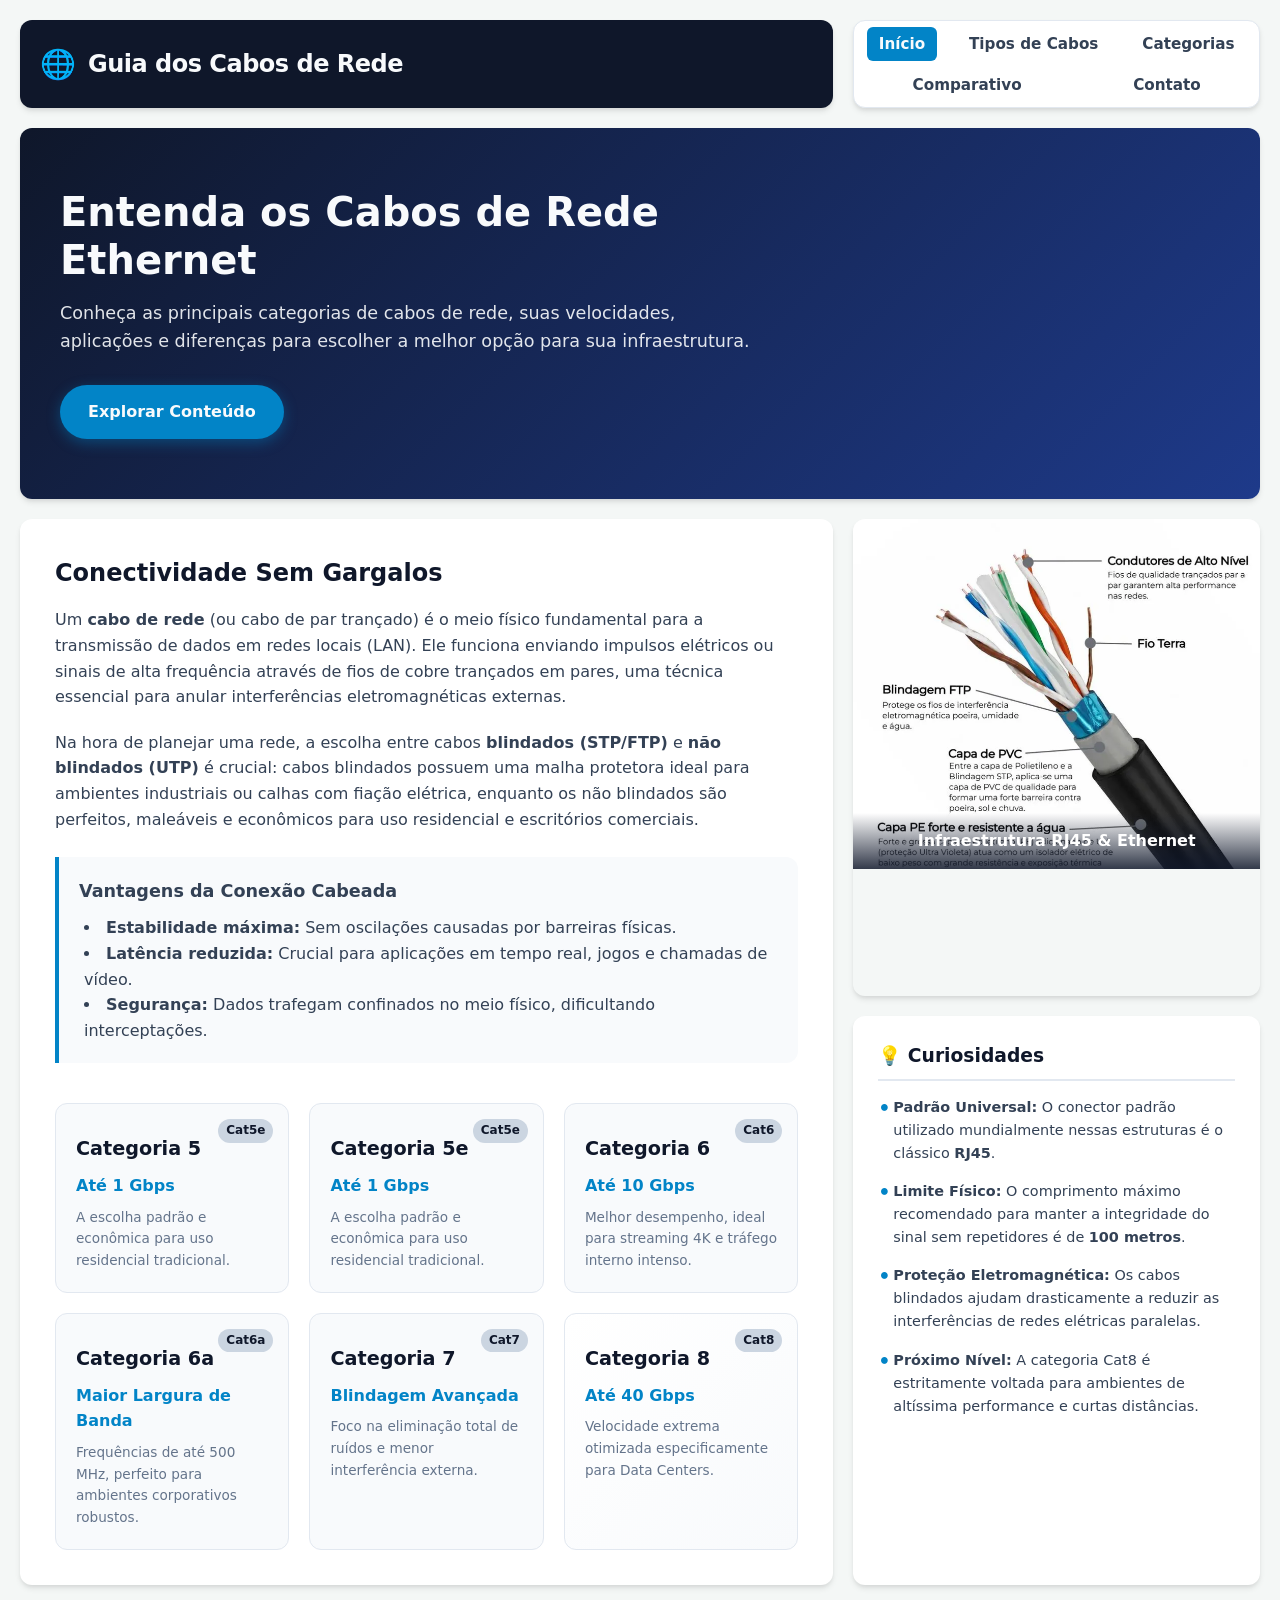
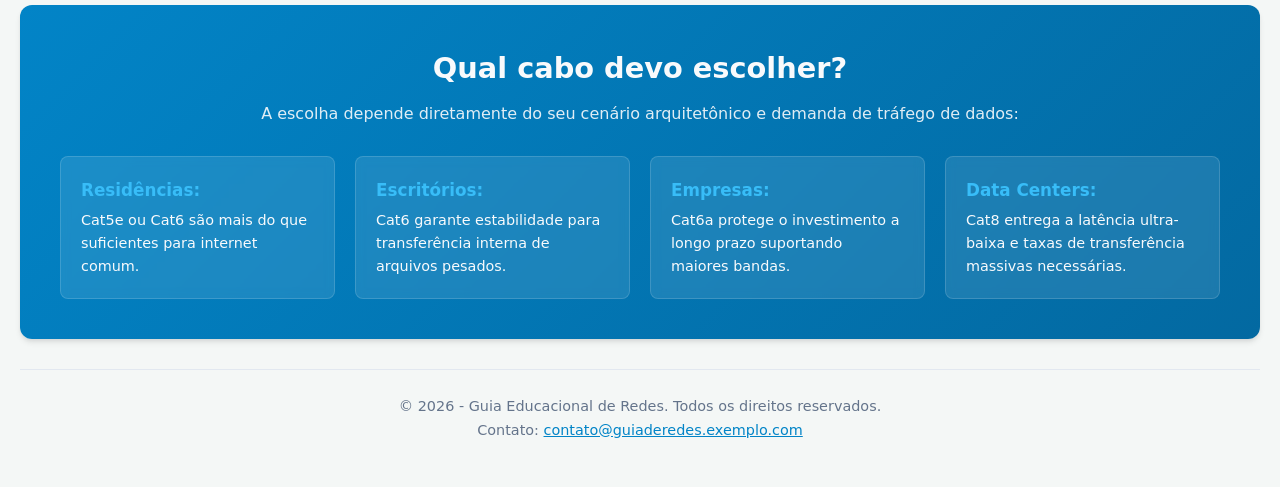
<file: index.html>
<!DOCTYPE html>
<html lang="pt-BR">
<head>
    <meta charset="UTF-8">
    <meta name="viewport" content="width=device-width, initial-scale=1.0">
    <meta name="description" content="Guia educacional sobre cabos de rede Ethernet: categorias, velocidades e aplicações para escolher a melhor opção de infraestrutura.">
    <title>Guia dos Cabos de Rede - Educacional</title>
    <link rel="stylesheet" href="style.css">
</head>
<body>

    <!--
    ====================================================
    LINK DE ACESSIBILIDADE (SKIP LINK)

    Permite que usuários de teclado/leitor de tela
    pulem direto para o conteúdo principal, sem
    precisar passar por todo o menu.
    ====================================================
    -->
    <a href="#main-content" class="skip-link">Pular para o conteúdo principal</a>

    <div class="grid-container">

        <!--
        ====================================================
        CABEÇALHO (HEADER)

        Exibe o logotipo e o título principal do site.
        ====================================================
        -->
        <header class="header">
            <div class="logo">
                <span class="logo-icon" aria-hidden="true">🌐</span>
                <h1>Guia dos Cabos de Rede</h1>
            </div>
        </header>

        <!--
        ====================================================
        MENU PRINCIPAL (NAV)

        Responsável pela navegação entre todas as seções
        da página. Cada link aponta para um ID existente
        no documento.
        ====================================================
        -->
        <nav class="menu" aria-label="Navegação principal">
            <ul>
                <li><a href="#inicio" class="active">Início</a></li>
                <li><a href="#tipos">Tipos de Cabos</a></li>
                <li><a href="#categorias">Categorias</a></li>
                <li><a href="#comparativo">Comparativo</a></li>
                <li><a href="#contato">Contato</a></li>
            </ul>
        </nav>

        <!--
        ====================================================
        HERO / BANNER DE ABERTURA

        Chamada inicial que resume o propósito da página
        e convida o usuário a explorar o conteúdo.
        ====================================================
        -->
        <section class="hero" id="inicio">
            <div class="hero-content">
                <h2>Entenda os Cabos de Rede Ethernet</h2>
                <p>Conheça as principais categorias de cabos de rede, suas velocidades, aplicações e diferenças para escolher a melhor opção para sua infraestrutura.</p>
                <a href="#main-content" class="btn-hero">Explorar Conteúdo</a>
            </div>
        </section>

        <!--
        ====================================================
        CONTEÚDO PRINCIPAL (MAIN)

        Contém a introdução sobre cabos de rede (tipos
        blindados x não blindados) e a grade de categorias
        disponíveis (Cat5e a Cat8).
        ====================================================
        -->
        <main class="main" id="main-content">

            <!-- Introdução: explica o que é um cabo de rede e os tipos existentes -->
            <section class="intro-section" id="tipos">
                <h2>Conectividade Sem Gargalos</h2>
                <p>Um <strong>cabo de rede</strong> (ou cabo de par trançado) é o meio físico fundamental para a transmissão de dados em redes locais (LAN). Ele funciona enviando impulsos elétricos ou sinais de alta frequência através de fios de cobre trançados em pares, uma técnica essencial para anular interferências eletromagnéticas externas.</p>

                <p>Na hora de planejar uma rede, a escolha entre cabos <strong>blindados (STP/FTP)</strong> e <strong>não blindados (UTP)</strong> é crucial: cabos blindados possuem uma malha protetora ideal para ambientes industriais ou calhas com fiação elétrica, enquanto os não blindados são perfeitos, maleáveis e econômicos para uso residencial e escritórios comerciais.</p>

                <div class="advantages">
                    <h3>Vantagens da Conexão Cabeada</h3>
                    <ul>
                        <li><strong>Estabilidade máxima:</strong> Sem oscilações causadas por barreiras físicas.</li>
                        <li><strong>Latência reduzida:</strong> Crucial para aplicações em tempo real, jogos e chamadas de vídeo.</li>
                        <li><strong>Segurança:</strong> Dados trafegam confinados no meio físico, dificultando interceptações.</li>
                    </ul>
                </div>
            </section>

            <!-- Grade de categorias: cartões clicáveis para cada categoria de cabo -->
            <section class="categories-grid" id="categorias" aria-labelledby="categorias-titulo">
                <h2 id="categorias-titulo" class="visually-hidden">Categorias de Cabos</h2>

                <a href="cat5.html" class="card">
                    <span class="card-badge">Cat5e</span>
                    <h3>Categoria 5</h3>
                    <p class="speed">Até 1 Gbps</p>
                    <p class="desc">A escolha padrão e econômica para uso residencial tradicional.</p>
                </a>

                <a href="cat5e.html" class="card">
                    <span class="card-badge">Cat5e</span>
                    <h3>Categoria 5e</h3>
                    <p class="speed">Até 1 Gbps</p>
                    <p class="desc">A escolha padrão e econômica para uso residencial tradicional.</p>
                </a>

                <a href="cat6.html" class="card">
                    <span class="card-badge">Cat6</span>
                    <h3>Categoria 6</h3>
                    <p class="speed">Até 10 Gbps</p>
                    <p class="desc">Melhor desempenho, ideal para streaming 4K e tráfego interno intenso.</p>
                </a>

                <a href="cat6a.html" class="card">
                    <span class="card-badge">Cat6a</span>
                    <h3>Categoria 6a</h3>
                    <p class="speed">Maior Largura de Banda</p>
                    <p class="desc">Frequências de até 500 MHz, perfeito para ambientes corporativos robustos.</p>
                </a>

                <a href="cat7.html" class="card">
                    <span class="card-badge">Cat7</span>
                    <h3>Categoria 7</h3>
                    <p class="speed">Blindagem Avançada</p>
                    <p class="desc">Foco na eliminação total de ruídos e menor interferência externa.</p>
                </a>

                <a href="cat8.html" class="card data-center">
                    <span class="card-badge">Cat8</span>
                    <h3>Categoria 8</h3>
                    <p class="speed">Até 40 Gbps</p>
                    <p class="desc">Velocidade extrema otimizada especificamente para Data Centers.</p>
                </a>
            </section>
        </main>

        <!--
        ====================================================
        SLIDER DE IMAGENS (ASIDE)

        Carrossel automático com fotos ilustrativas de
        cabos e infraestrutura de rede.
        A animação é pausada em hover/foco e respeita a
        preferência de "movimento reduzido" do usuário.
        ====================================================
        -->
        <aside class="image">
            <div class="slider">
                <figure>
                    <img src="img/cabo blindado.webp" alt="Cabo de rede blindado com conector RJ45 em close-up">
                    <img src="img/cabo de rede.jpg" alt="Feixe de cabos de rede organizados em uma infraestrutura de rack">
                    <figcaption class="image-overlay">Infraestrutura RJ45 &amp; Ethernet</figcaption>
                </figure>
            </div>
        </aside>

        <!--
        ====================================================
        CURIOSIDADES (ASIDE)

        Bloco lateral com informações complementares e
        rápidas sobre cabos de rede.
        ====================================================
        -->
        <aside class="extra">
            <div class="extra-box">
                <h3><span aria-hidden="true">💡</span> Curiosidades</h3>
                <ul class="curiosities-list">
                    <li>
                        <strong>Padrão Universal:</strong> O conector padrão utilizado mundialmente nessas estruturas é o clássico <strong>RJ45</strong>.
                    </li>
                    <li>
                        <strong>Limite Físico:</strong> O comprimento máximo recomendado para manter a integridade do sinal sem repetidores é de <strong>100 metros</strong>.
                    </li>
                    <li>
                        <strong>Proteção Eletromagnética:</strong> Os cabos blindados ajudam drasticamente a reduzir as interferências de redes elétricas paralelas.
                    </li>
                    <li>
                        <strong>Próximo Nível:</strong> A categoria Cat8 é estritamente voltada para ambientes de altíssima performance e curtas distâncias.
                    </li>
                </ul>
            </div>
        </aside>

        <!--
        ====================================================
        BANNER COMPARATIVO

        Ajuda o usuário a decidir qual categoria de cabo
        combina com cada cenário de uso.
        ====================================================
        -->
        <section class="banner" id="comparativo">
            <div class="banner-content">
                <h2>Qual cabo devo escolher?</h2>
                <p>A escolha depende diretamente do seu cenário arquitetônico e demanda de tráfego de dados:</p>
                <div class="banner-segments">
                    <div class="segment">
                        <strong>Residências:</strong> Cat5e ou Cat6 são mais do que suficientes para internet comum.
                    </div>
                    <div class="segment">
                        <strong>Escritórios:</strong> Cat6 garante estabilidade para transferência interna de arquivos pesados.
                    </div>
                    <div class="segment">
                        <strong>Empresas:</strong> Cat6a protege o investimento a longo prazo suportando maiores bandas.
                    </div>
                    <div class="segment">
                        <strong>Data Centers:</strong> Cat8 entrega a latência ultra-baixa e taxas de transferência massivas necessárias.
                    </div>
                </div>
            </div>
        </section>

        <!--
        ====================================================
        RODAPÉ (FOOTER)

        Créditos do site e ponto de contato (id="contato",
        referenciado pelo menu principal).
        ====================================================
        -->
        <footer class="footer" id="contato">
            <p>&copy; 2026 - Guia Educacional de Redes. Todos os direitos reservados.</p>
            <p>Contato: <a href="mailto:contato@guiaderedes.exemplo.com">contato@guiaderedes.exemplo.com</a></p>
        </footer>

    </div>

</body>
</html>
</file>
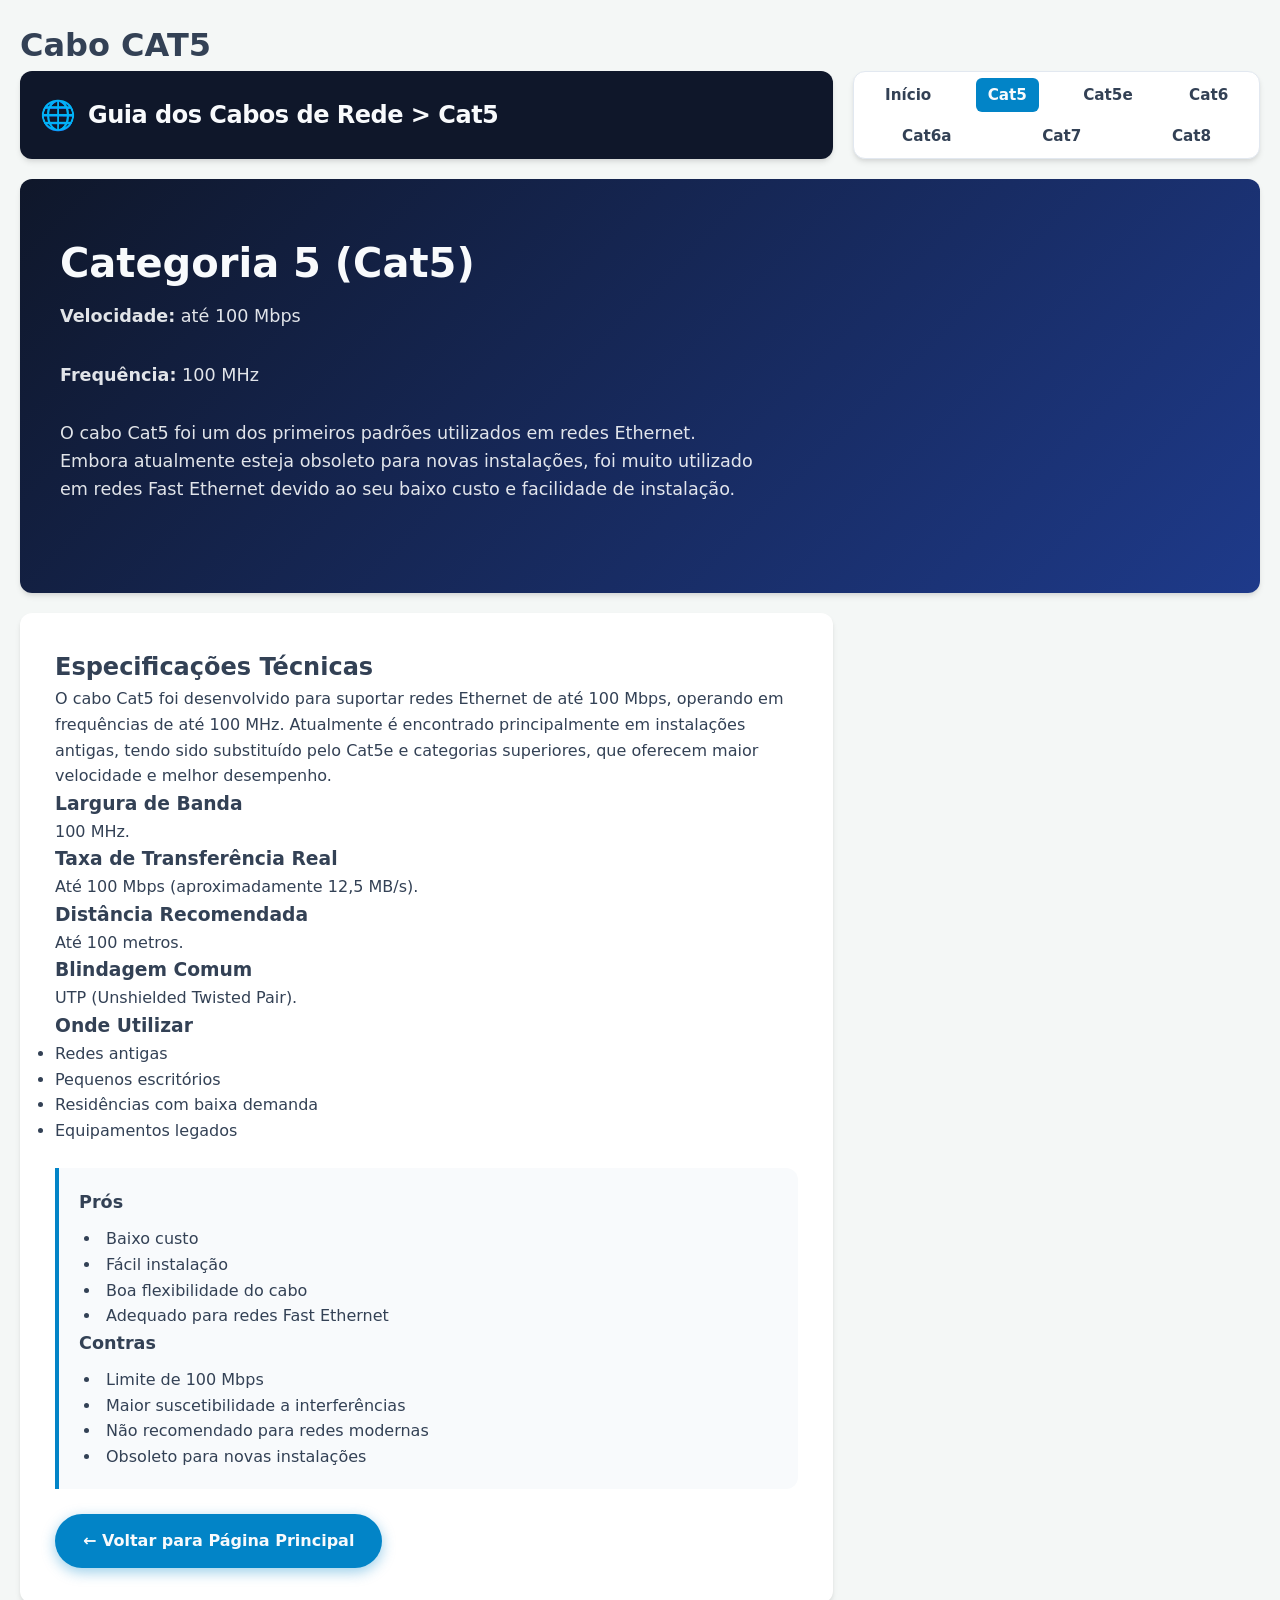
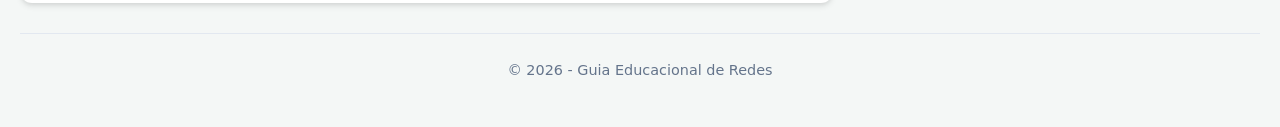
<file: cat5.html>
<!DOCTYPE html>
<html lang="pt-BR">
<head>
    <meta charset="UTF-8">
    <title>CAT5</title>
    <link rel="stylesheet" href="style.css">
</head>

<body>

<div class="cabecalho">
    <h1>Cabo CAT5</h1>
</div>

<div class="grid-container">

<header class="header">
    <div class="logo">
        <span class="logo-icon">🌐</span>
        <h1>Guia dos Cabos de Rede > Cat5</h1>
    </div>
</header>

<nav class="menu">
    <ul>
        <li><a href="index.html">Início</a></li>
        <li><a href="cat5.html" class="active">Cat5</a></li>
        <li><a href="cat5e.html">Cat5e</a></li>
        <li><a href="cat6.html">Cat6</a></li>
        <li><a href="cat6a.html">Cat6a</a></li>
        <li><a href="cat7.html">Cat7</a></li>
        <li><a href="cat8.html">Cat8</a></li>
    </ul>
</nav>

<section class="hero">
    <div class="hero-content">
        <h2>Categoria 5 (Cat5)</h2>
        <p><strong>Velocidade:</strong> até 100 Mbps</p>
        <p><strong>Frequência:</strong> 100 MHz</p>
        <p>
            O cabo Cat5 foi um dos primeiros padrões utilizados em redes Ethernet.
            Embora atualmente esteja obsoleto para novas instalações, foi muito
            utilizado em redes Fast Ethernet devido ao seu baixo custo e facilidade
            de instalação.
        </p>
    </div>
</section>

<main class="main">

<h2>Especificações Técnicas</h2>

<p>
O cabo Cat5 foi desenvolvido para suportar redes Ethernet de até 100 Mbps,
operando em frequências de até 100 MHz. Atualmente é encontrado principalmente
em instalações antigas, tendo sido substituído pelo Cat5e e categorias superiores,
que oferecem maior velocidade e melhor desempenho.
</p>

<h3>Largura de Banda</h3>
<p>100 MHz.</p>

<h3>Taxa de Transferência Real</h3>
<p>Até 100 Mbps (aproximadamente 12,5 MB/s).</p>

<h3>Distância Recomendada</h3>
<p>Até 100 metros.</p>

<h3>Blindagem Comum</h3>
<p>UTP (Unshielded Twisted Pair).</p>

<h3>Onde Utilizar</h3>

<ul>
<li>Redes antigas</li>
<li>Pequenos escritórios</li>
<li>Residências com baixa demanda</li>
<li>Equipamentos legados</li>
</ul>

<section class="advantages">

<h3>Prós</h3>

<ul>
<li>Baixo custo</li>
<li>Fácil instalação</li>
<li>Boa flexibilidade do cabo</li>
<li>Adequado para redes Fast Ethernet</li>
</ul>

<h3>Contras</h3>

<ul>
<li>Limite de 100 Mbps</li>
<li>Maior suscetibilidade a interferências</li>
<li>Não recomendado para redes modernas</li>
<li>Obsoleto para novas instalações</li>
</ul>

</section>

<a href="index.html" class="btn-hero">
← Voltar para Página Principal
</a>

</main>

<footer class="footer">
    <p>© 2026 - Guia Educacional de Redes</p>
</footer>

</div>

</body>
</html>
</file>
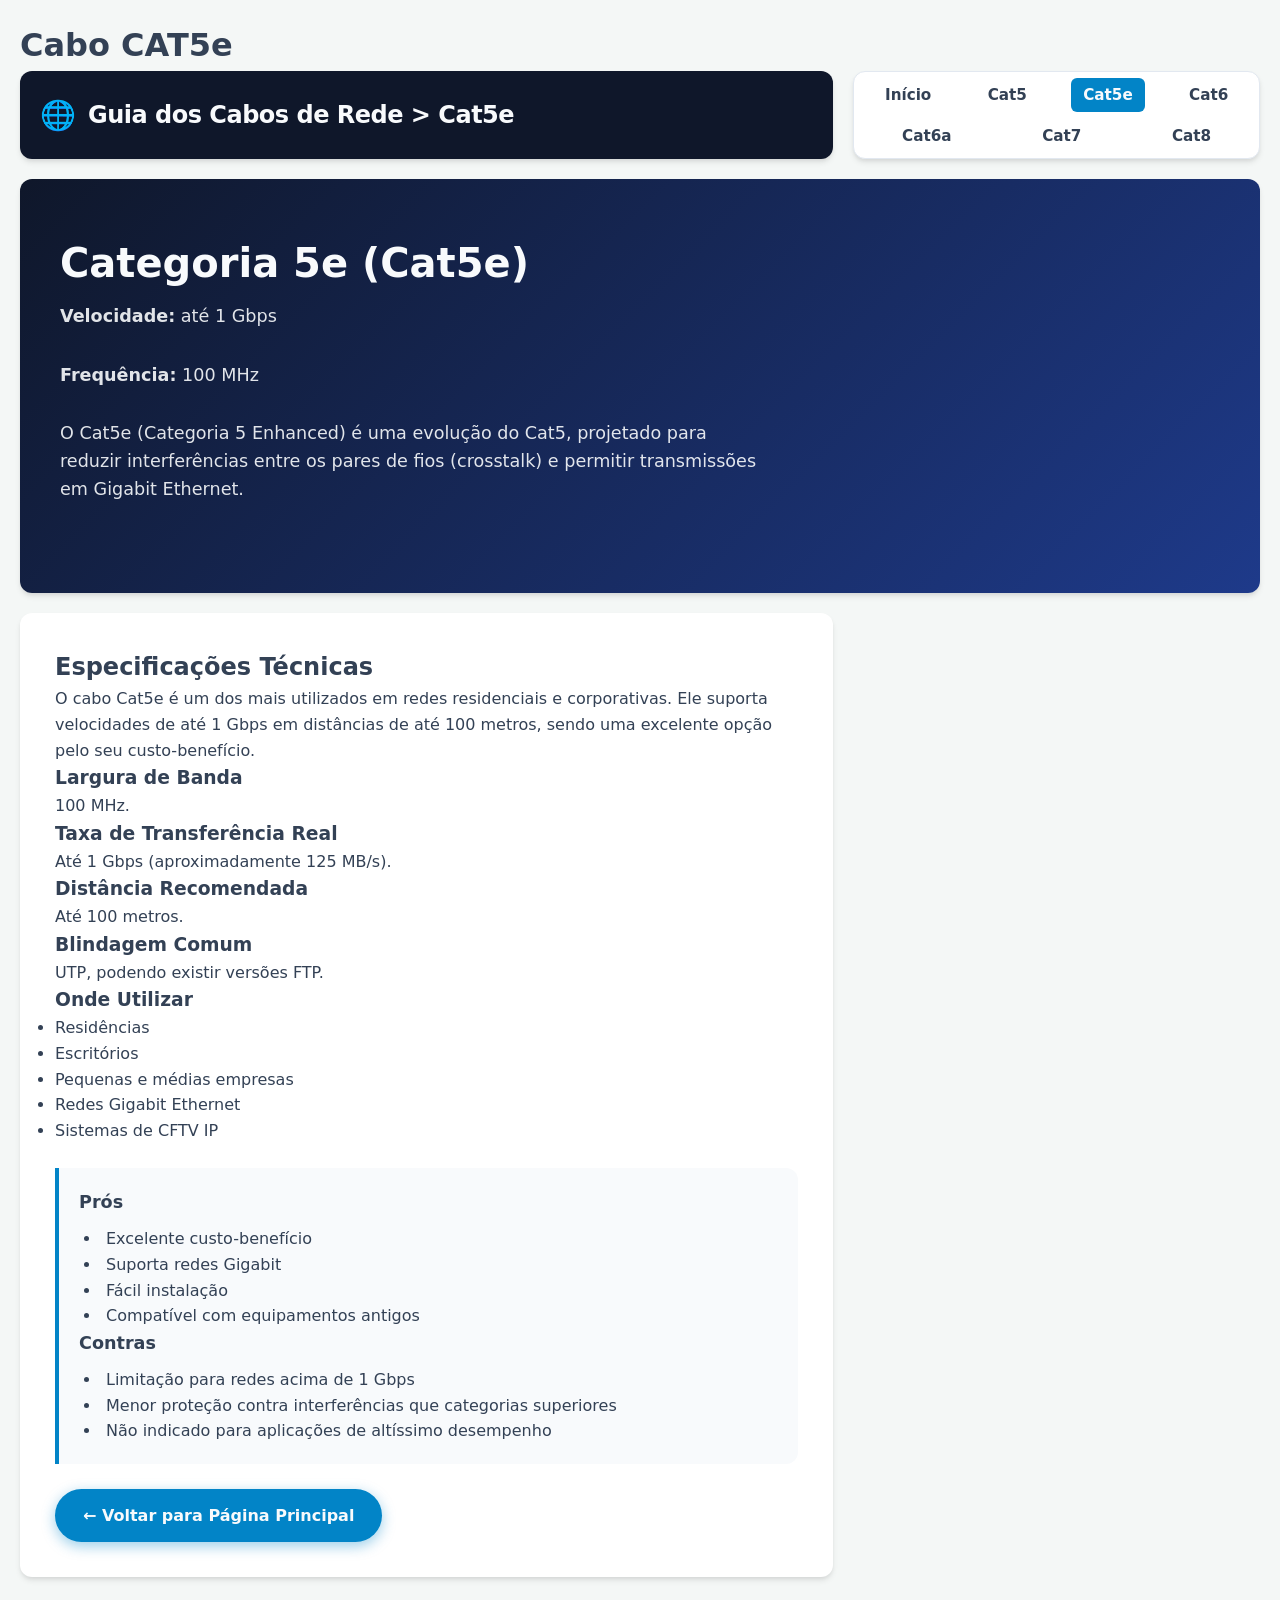
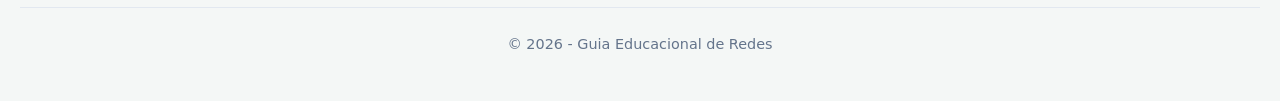
<file: cat5e.html>
<!DOCTYPE html>
<html lang="pt-BR">
<head>
    <meta charset="UTF-8">
    <title>CAT5e</title>
    <link rel="stylesheet" href="style.css">
</head>

<body>

<div class="cabecalho">
    <h1>Cabo CAT5e</h1>
</div>

<div class="grid-container">

<header class="header">
    <div class="logo">
        <span class="logo-icon">🌐</span>
        <h1>Guia dos Cabos de Rede > Cat5e</h1>
    </div>
</header>

<nav class="menu">
    <ul>
        <li><a href="index.html">Início</a></li>
        <li><a href="cat5.html">Cat5</a></li>
        <li><a href="cat5e.html" class="active">Cat5e</a></li>
        <li><a href="cat6.html">Cat6</a></li>
        <li><a href="cat6a.html">Cat6a</a></li>
        <li><a href="cat7.html">Cat7</a></li>
        <li><a href="cat8.html">Cat8</a></li>
    </ul>
</nav>

<section class="hero">
    <div class="hero-content">
        <h2>Categoria 5e (Cat5e)</h2>
        <p><strong>Velocidade:</strong> até 1 Gbps</p>
        <p><strong>Frequência:</strong> 100 MHz</p>
        <p>
            O Cat5e (Categoria 5 Enhanced) é uma evolução do Cat5,
            projetado para reduzir interferências entre os pares de fios
            (crosstalk) e permitir transmissões em Gigabit Ethernet.
        </p>
    </div>
</section>

<main class="main">

<h2>Especificações Técnicas</h2>

<p>
O cabo Cat5e é um dos mais utilizados em redes residenciais e corporativas.
Ele suporta velocidades de até 1 Gbps em distâncias de até 100 metros,
sendo uma excelente opção pelo seu custo-benefício.
</p>

<h3>Largura de Banda</h3>
<p>100 MHz.</p>

<h3>Taxa de Transferência Real</h3>
<p>Até 1 Gbps (aproximadamente 125 MB/s).</p>

<h3>Distância Recomendada</h3>
<p>Até 100 metros.</p>

<h3>Blindagem Comum</h3>
<p>UTP, podendo existir versões FTP.</p>

<h3>Onde Utilizar</h3>

<ul>
<li>Residências</li>
<li>Escritórios</li>
<li>Pequenas e médias empresas</li>
<li>Redes Gigabit Ethernet</li>
<li>Sistemas de CFTV IP</li>
</ul>

<section class="advantages">

<h3>Prós</h3>

<ul>
<li>Excelente custo-benefício</li>
<li>Suporta redes Gigabit</li>
<li>Fácil instalação</li>
<li>Compatível com equipamentos antigos</li>
</ul>

<h3>Contras</h3>

<ul>
<li>Limitação para redes acima de 1 Gbps</li>
<li>Menor proteção contra interferências que categorias superiores</li>
<li>Não indicado para aplicações de altíssimo desempenho</li>
</ul>

</section>

<a href="index.html" class="btn-hero">
← Voltar para Página Principal
</a>

</main>

<footer class="footer">
    <p>© 2026 - Guia Educacional de Redes</p>
</footer>

</div>

</body>
</html>
</file>
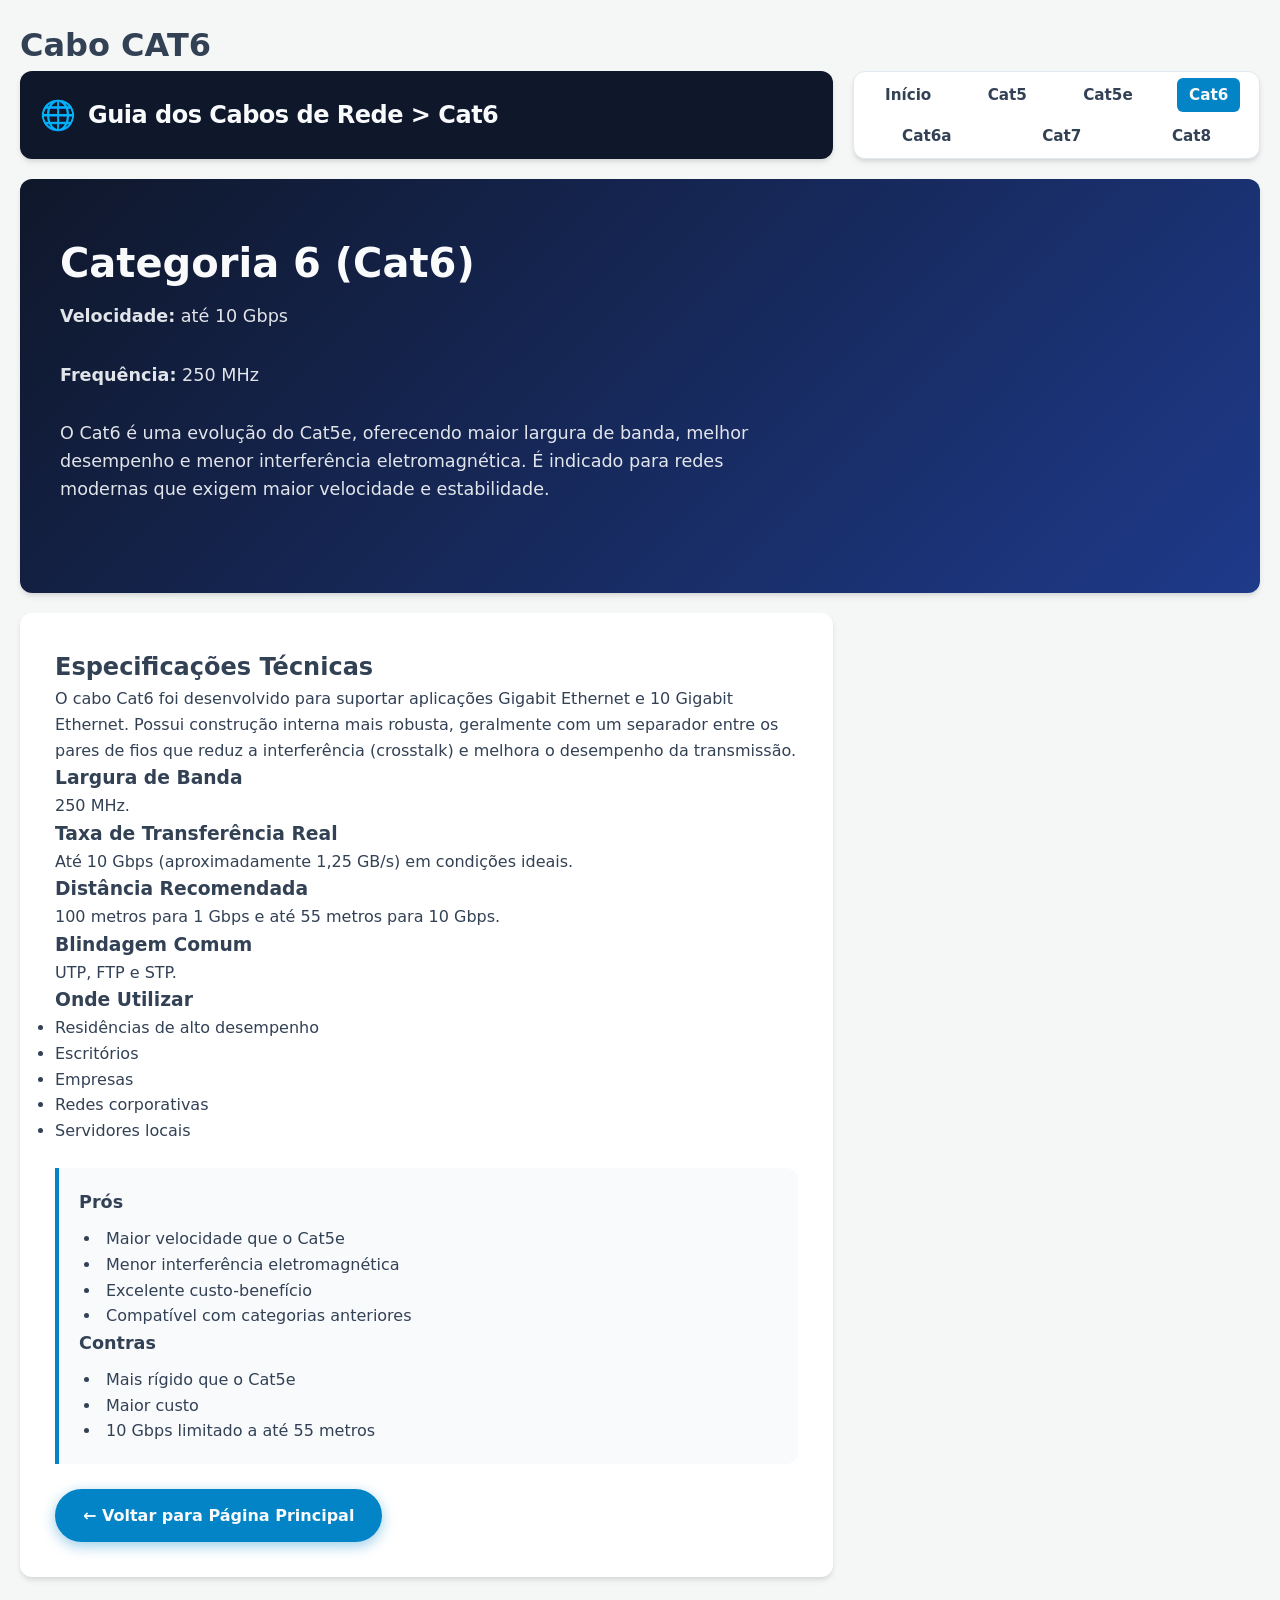
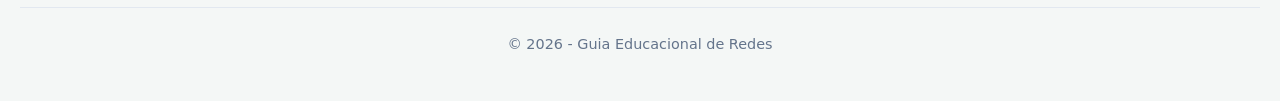
<file: cat6.html>
<!DOCTYPE html>
<html lang="pt-BR">
<head>
    <meta charset="UTF-8">
    <title>CAT6</title>
    <link rel="stylesheet" href="style.css">
</head>

<body>

<div class="cabecalho">
    <h1>Cabo CAT6</h1>
</div>

<div class="grid-container">

<header class="header">
    <div class="logo">
        <span class="logo-icon">🌐</span>
        <h1>Guia dos Cabos de Rede > Cat6</h1>
    </div>
</header>

<nav class="menu">
    <ul>
        <li><a href="index.html">Início</a></li>
        <li><a href="cat5.html">Cat5</a></li>
        <li><a href="cat5e.html">Cat5e</a></li>
        <li><a href="cat6.html" class="active">Cat6</a></li>
        <li><a href="cat6a.html">Cat6a</a></li>
        <li><a href="cat7.html">Cat7</a></li>
        <li><a href="cat8.html">Cat8</a></li>
    </ul>
</nav>

<section class="hero">
    <div class="hero-content">
        <h2>Categoria 6 (Cat6)</h2>
        <p><strong>Velocidade:</strong> até 10 Gbps</p>
        <p><strong>Frequência:</strong> 250 MHz</p>
        <p>
            O Cat6 é uma evolução do Cat5e, oferecendo maior largura de banda,
            melhor desempenho e menor interferência eletromagnética. É indicado
            para redes modernas que exigem maior velocidade e estabilidade.
        </p>
    </div>
</section>

<main class="main">

<h2>Especificações Técnicas</h2>

<p>
O cabo Cat6 foi desenvolvido para suportar aplicações Gigabit Ethernet e
10 Gigabit Ethernet. Possui construção interna mais robusta, geralmente
com um separador entre os pares de fios que reduz a interferência
(crosstalk) e melhora o desempenho da transmissão.
</p>

<h3>Largura de Banda</h3>
<p>250 MHz.</p>

<h3>Taxa de Transferência Real</h3>
<p>Até 10 Gbps (aproximadamente 1,25 GB/s) em condições ideais.</p>

<h3>Distância Recomendada</h3>
<p>100 metros para 1 Gbps e até 55 metros para 10 Gbps.</p>

<h3>Blindagem Comum</h3>
<p>UTP, FTP e STP.</p>

<h3>Onde Utilizar</h3>

<ul>
<li>Residências de alto desempenho</li>
<li>Escritórios</li>
<li>Empresas</li>
<li>Redes corporativas</li>
<li>Servidores locais</li>
</ul>

<section class="advantages">

<h3>Prós</h3>

<ul>
<li>Maior velocidade que o Cat5e</li>
<li>Menor interferência eletromagnética</li>
<li>Excelente custo-benefício</li>
<li>Compatível com categorias anteriores</li>
</ul>

<h3>Contras</h3>

<ul>
<li>Mais rígido que o Cat5e</li>
<li>Maior custo</li>
<li>10 Gbps limitado a até 55 metros</li>
</ul>

</section>

<a href="index.html" class="btn-hero">
← Voltar para Página Principal
</a>

</main>

<footer class="footer">
    <p>© 2026 - Guia Educacional de Redes</p>
</footer>

</div>

</body>
</html>
</file>
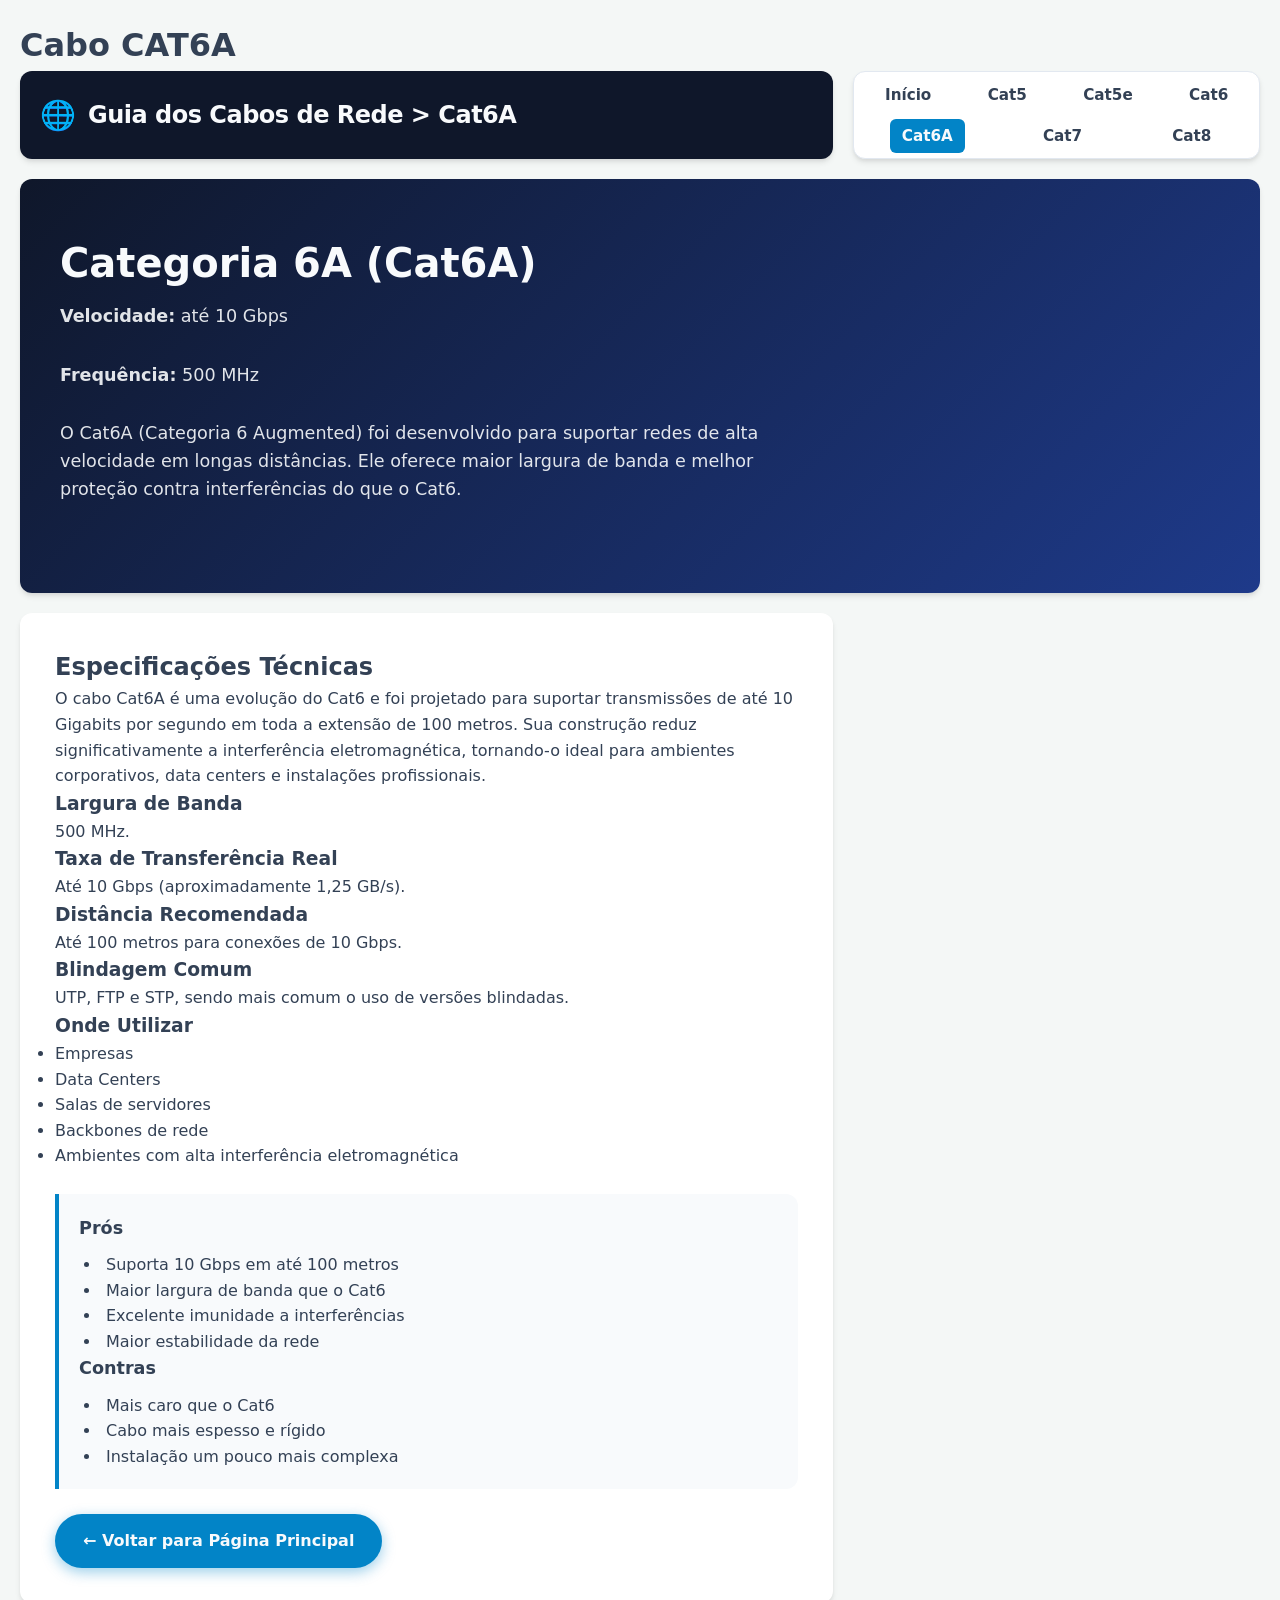
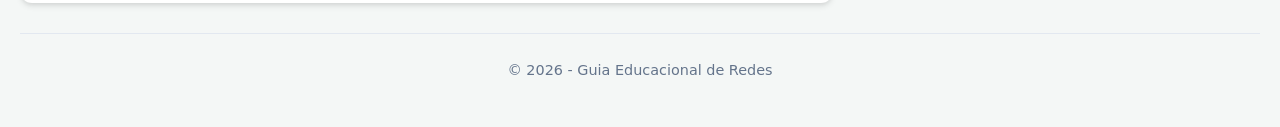
<file: cat6a.html>
<!DOCTYPE html>
<html lang="pt-BR">
<head>
    <meta charset="UTF-8">
    <title>CAT6A</title>
    <link rel="stylesheet" href="style.css">
</head>

<body>

<div class="cabecalho">
    <h1>Cabo CAT6A</h1>
</div>

<div class="grid-container">

<header class="header">
    <div class="logo">
        <span class="logo-icon">🌐</span>
        <h1>Guia dos Cabos de Rede > Cat6A</h1>
    </div>
</header>

<nav class="menu">
    <ul>
        <li><a href="index.html">Início</a></li>
        <li><a href="cat5.html">Cat5</a></li>
        <li><a href="cat5e.html">Cat5e</a></li>
        <li><a href="cat6.html">Cat6</a></li>
        <li><a href="cat6a.html" class="active">Cat6A</a></li>
        <li><a href="cat7.html">Cat7</a></li>
        <li><a href="cat8.html">Cat8</a></li>
    </ul>
</nav>

<section class="hero">
    <div class="hero-content">
        <h2>Categoria 6A (Cat6A)</h2>
        <p><strong>Velocidade:</strong> até 10 Gbps</p>
        <p><strong>Frequência:</strong> 500 MHz</p>
        <p>
            O Cat6A (Categoria 6 Augmented) foi desenvolvido para suportar
            redes de alta velocidade em longas distâncias. Ele oferece maior
            largura de banda e melhor proteção contra interferências do que o Cat6.
        </p>
    </div>
</section>

<main class="main">

<h2>Especificações Técnicas</h2>

<p>
O cabo Cat6A é uma evolução do Cat6 e foi projetado para suportar
transmissões de até 10 Gigabits por segundo em toda a extensão de
100 metros. Sua construção reduz significativamente a interferência
eletromagnética, tornando-o ideal para ambientes corporativos,
data centers e instalações profissionais.
</p>

<h3>Largura de Banda</h3>
<p>500 MHz.</p>

<h3>Taxa de Transferência Real</h3>
<p>Até 10 Gbps (aproximadamente 1,25 GB/s).</p>

<h3>Distância Recomendada</h3>
<p>Até 100 metros para conexões de 10 Gbps.</p>

<h3>Blindagem Comum</h3>
<p>UTP, FTP e STP, sendo mais comum o uso de versões blindadas.</p>

<h3>Onde Utilizar</h3>

<ul>
<li>Empresas</li>
<li>Data Centers</li>
<li>Salas de servidores</li>
<li>Backbones de rede</li>
<li>Ambientes com alta interferência eletromagnética</li>
</ul>

<section class="advantages">

<h3>Prós</h3>

<ul>
<li>Suporta 10 Gbps em até 100 metros</li>
<li>Maior largura de banda que o Cat6</li>
<li>Excelente imunidade a interferências</li>
<li>Maior estabilidade da rede</li>
</ul>

<h3>Contras</h3>

<ul>
<li>Mais caro que o Cat6</li>
<li>Cabo mais espesso e rígido</li>
<li>Instalação um pouco mais complexa</li>
</ul>

</section>

<a href="index.html" class="btn-hero">
← Voltar para Página Principal
</a>

</main>

<footer class="footer">
    <p>© 2026 - Guia Educacional de Redes</p>
</footer>

</div>

</body>
</html>
</file>
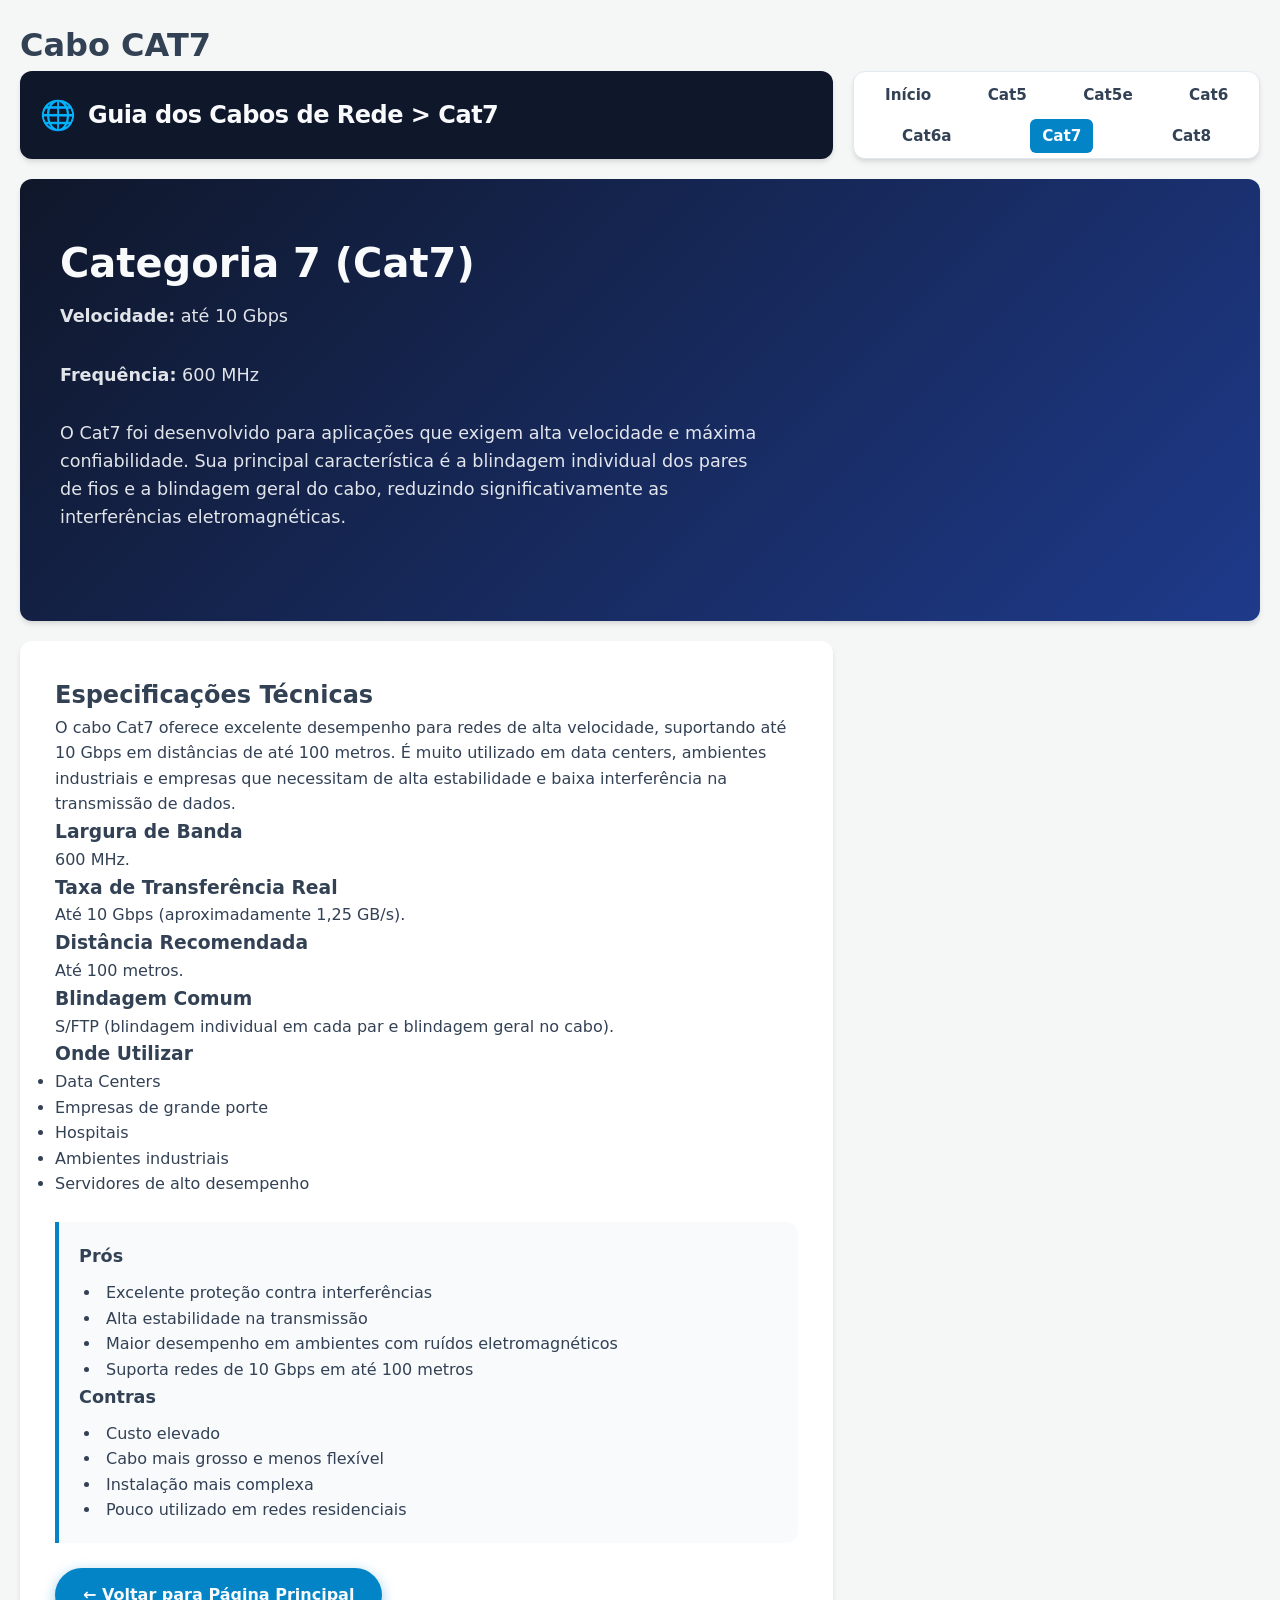
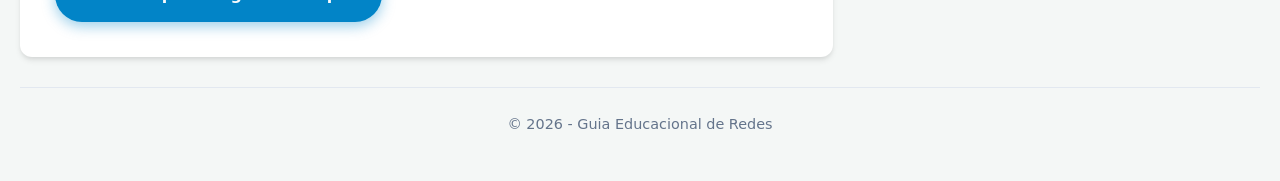
<file: cat7.html>
<!DOCTYPE html>
<html lang="pt-BR">
<head>
    <meta charset="UTF-8">
    <title>CAT7</title>
    <link rel="stylesheet" href="style.css">
</head>

<body>

<div class="cabecalho">
    <h1>Cabo CAT7</h1>
</div>

<div class="grid-container">

<header class="header">
    <div class="logo">
        <span class="logo-icon">🌐</span>
        <h1>Guia dos Cabos de Rede > Cat7</h1>
    </div>
</header>

<nav class="menu">
    <ul>
        <li><a href="index.html">Início</a></li>
        <li><a href="cat5.html">Cat5</a></li>
        <li><a href="cat5e.html">Cat5e</a></li>
        <li><a href="cat6.html">Cat6</a></li>
        <li><a href="cat6a.html">Cat6a</a></li>
        <li><a href="cat7.html" class="active">Cat7</a></li>
        <li><a href="cat8.html">Cat8</a></li>
    </ul>
</nav>

<section class="hero">
    <div class="hero-content">
        <h2>Categoria 7 (Cat7)</h2>
        <p><strong>Velocidade:</strong> até 10 Gbps</p>
        <p><strong>Frequência:</strong> 600 MHz</p>
        <p>
            O Cat7 foi desenvolvido para aplicações que exigem alta velocidade
            e máxima confiabilidade. Sua principal característica é a blindagem
            individual dos pares de fios e a blindagem geral do cabo, reduzindo
            significativamente as interferências eletromagnéticas.
        </p>
    </div>
</section>

<main class="main">

<h2>Especificações Técnicas</h2>

<p>
O cabo Cat7 oferece excelente desempenho para redes de alta velocidade,
suportando até 10 Gbps em distâncias de até 100 metros. É muito utilizado
em data centers, ambientes industriais e empresas que necessitam de alta
estabilidade e baixa interferência na transmissão de dados.
</p>

<h3>Largura de Banda</h3>
<p>600 MHz.</p>

<h3>Taxa de Transferência Real</h3>
<p>Até 10 Gbps (aproximadamente 1,25 GB/s).</p>

<h3>Distância Recomendada</h3>
<p>Até 100 metros.</p>

<h3>Blindagem Comum</h3>
<p>S/FTP (blindagem individual em cada par e blindagem geral no cabo).</p>

<h3>Onde Utilizar</h3>

<ul>
<li>Data Centers</li>
<li>Empresas de grande porte</li>
<li>Hospitais</li>
<li>Ambientes industriais</li>
<li>Servidores de alto desempenho</li>
</ul>

<section class="advantages">

<h3>Prós</h3>

<ul>
<li>Excelente proteção contra interferências</li>
<li>Alta estabilidade na transmissão</li>
<li>Maior desempenho em ambientes com ruídos eletromagnéticos</li>
<li>Suporta redes de 10 Gbps em até 100 metros</li>
</ul>

<h3>Contras</h3>

<ul>
<li>Custo elevado</li>
<li>Cabo mais grosso e menos flexível</li>
<li>Instalação mais complexa</li>
<li>Pouco utilizado em redes residenciais</li>
</ul>

</section>

<a href="index.html" class="btn-hero">
← Voltar para Página Principal
</a>

</main>

<footer class="footer">
    <p>© 2026 - Guia Educacional de Redes</p>
</footer>

</div>

</body>
</html>
</file>
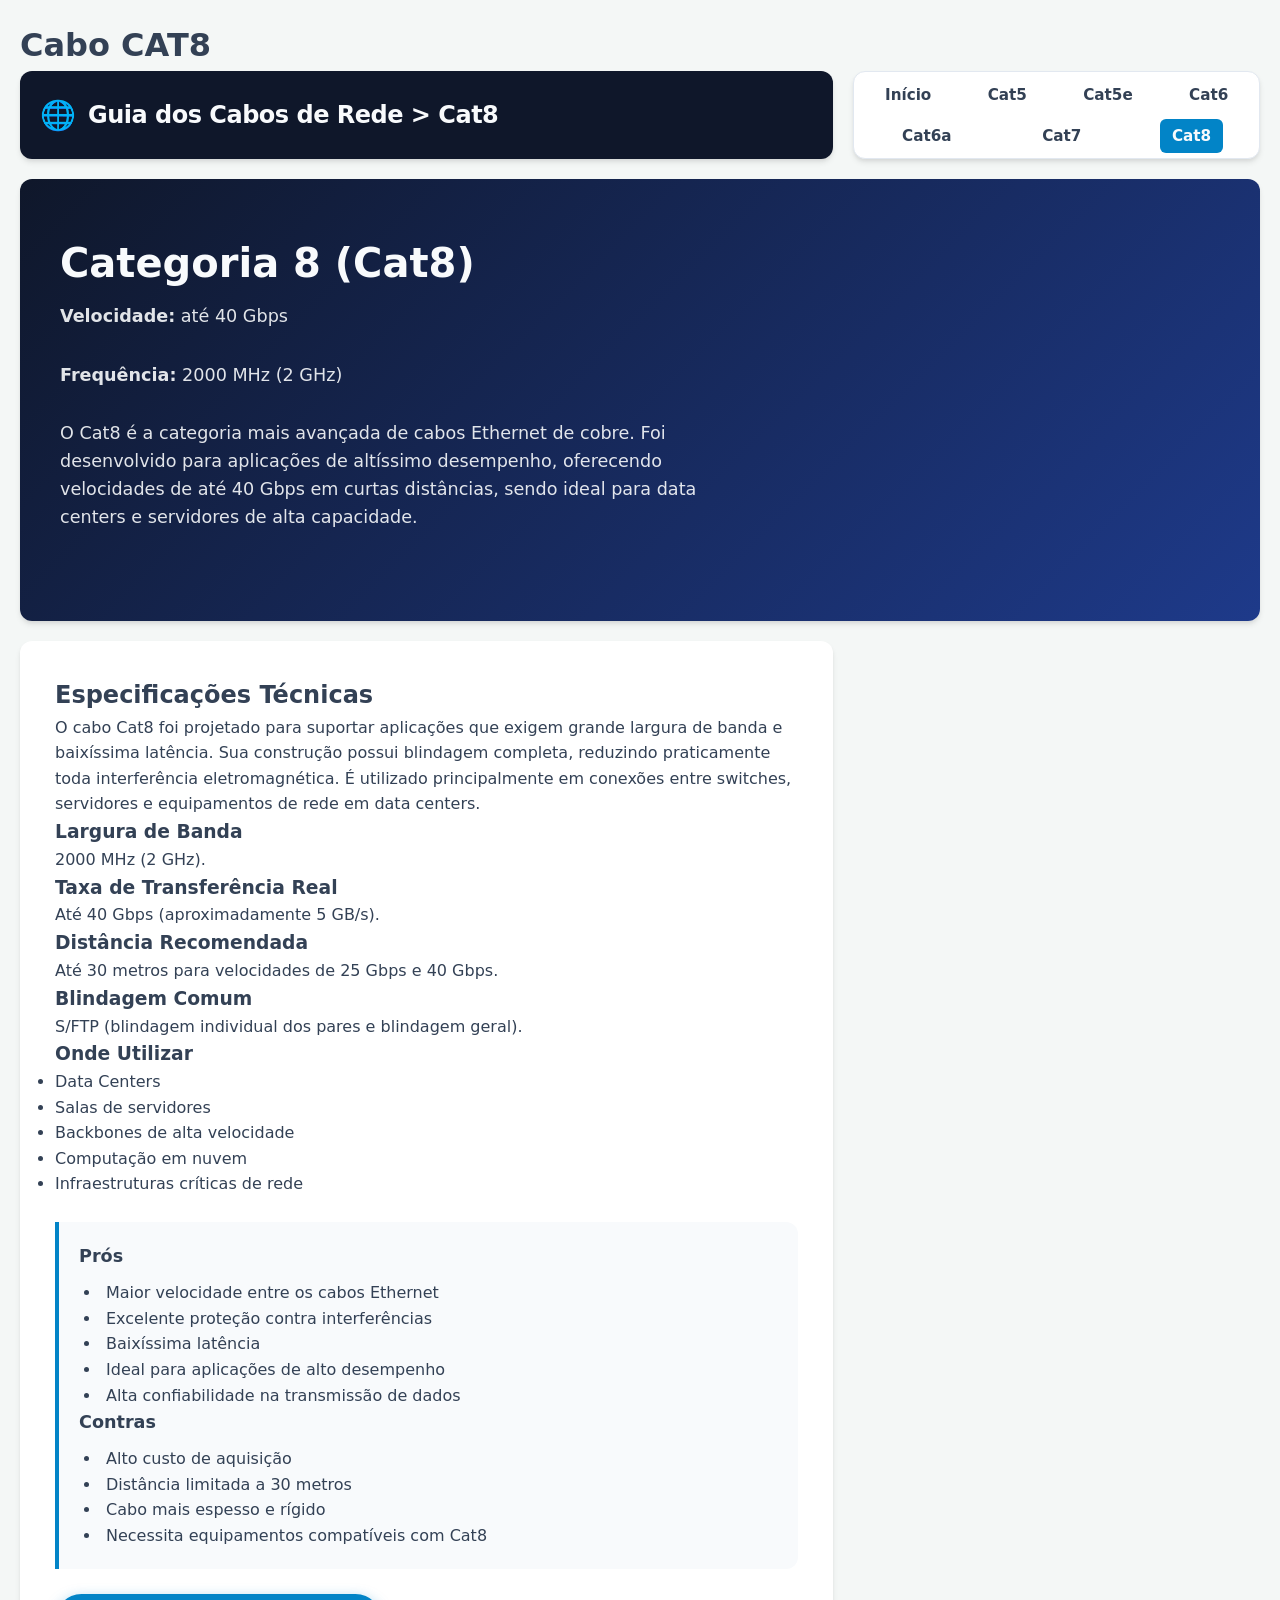
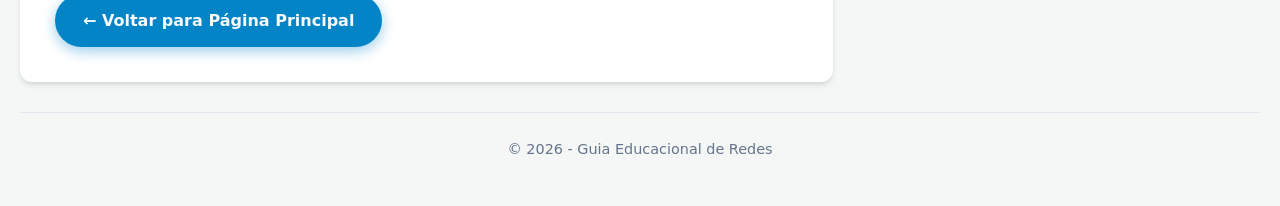
<file: cat8.html>
<!DOCTYPE html>
<html lang="pt-BR">
<head>
    <meta charset="UTF-8">
    <title>CAT8</title>
    <link rel="stylesheet" href="style.css">
</head>

<body>

<div class="cabecalho">
    <h1>Cabo CAT8</h1>
</div>

<div class="grid-container">

<header class="header">
    <div class="logo">
        <span class="logo-icon">🌐</span>
        <h1>Guia dos Cabos de Rede > Cat8</h1>
    </div>
</header>

<nav class="menu">
    <ul>
        <li><a href="index.html">Início</a></li>
        <li><a href="cat5.html">Cat5</a></li>
        <li><a href="cat5e.html">Cat5e</a></li>
        <li><a href="cat6.html">Cat6</a></li>
        <li><a href="cat6a.html">Cat6a</a></li>
        <li><a href="cat7.html">Cat7</a></li>
        <li><a href="cat8.html" class="active">Cat8</a></li>
    </ul>
</nav>

<section class="hero">
    <div class="hero-content">
        <h2>Categoria 8 (Cat8)</h2>
        <p><strong>Velocidade:</strong> até 40 Gbps</p>
        <p><strong>Frequência:</strong> 2000 MHz (2 GHz)</p>
        <p>
            O Cat8 é a categoria mais avançada de cabos Ethernet de cobre.
            Foi desenvolvido para aplicações de altíssimo desempenho, oferecendo
            velocidades de até 40 Gbps em curtas distâncias, sendo ideal para
            data centers e servidores de alta capacidade.
        </p>
    </div>
</section>

<main class="main">

<h2>Especificações Técnicas</h2>

<p>
O cabo Cat8 foi projetado para suportar aplicações que exigem grande largura
de banda e baixíssima latência. Sua construção possui blindagem completa,
reduzindo praticamente toda interferência eletromagnética. É utilizado
principalmente em conexões entre switches, servidores e equipamentos de rede
em data centers.
</p>

<h3>Largura de Banda</h3>
<p>2000 MHz (2 GHz).</p>

<h3>Taxa de Transferência Real</h3>
<p>Até 40 Gbps (aproximadamente 5 GB/s).</p>

<h3>Distância Recomendada</h3>
<p>Até 30 metros para velocidades de 25 Gbps e 40 Gbps.</p>

<h3>Blindagem Comum</h3>
<p>S/FTP (blindagem individual dos pares e blindagem geral).</p>

<h3>Onde Utilizar</h3>

<ul>
<li>Data Centers</li>
<li>Salas de servidores</li>
<li>Backbones de alta velocidade</li>
<li>Computação em nuvem</li>
<li>Infraestruturas críticas de rede</li>
</ul>

<section class="advantages">

<h3>Prós</h3>

<ul>
<li>Maior velocidade entre os cabos Ethernet</li>
<li>Excelente proteção contra interferências</li>
<li>Baixíssima latência</li>
<li>Ideal para aplicações de alto desempenho</li>
<li>Alta confiabilidade na transmissão de dados</li>
</ul>

<h3>Contras</h3>

<ul>
<li>Alto custo de aquisição</li>
<li>Distância limitada a 30 metros</li>
<li>Cabo mais espesso e rígido</li>
<li>Necessita equipamentos compatíveis com Cat8</li>
</ul>

</section>

<a href="index.html" class="btn-hero">
← Voltar para Página Principal
</a>

</main>

<footer class="footer">
    <p>© 2026 - Guia Educacional de Redes</p>
</footer>

</div>

</body>
</html>
</file>
<file: style.css>
/* ==========================================================================
   1. CONFIGURAÇÕES GERAIS E PALETA DE CORES

   Variáveis globais (design tokens) usadas em todo o site:
   cores, sombras, raio de borda e transição padrão.
   ========================================================================== */
:root {
    --bg-principal: #f4f7f6;
    --bg-cards: #ffffff;
    --cor-primaria: #0f172a;   /* Azul Escuro / Slate */
    --cor-secundaria: #0284c7; /* Azul Tecnológico / Sky Blue */
    --cor-acento: #38bdf8;     /* Azul Claro Brilhante */
    --texto-escuro: #334155;
    --texto-claro: #f8fafc;
    --sombra-suave: 0 4px 6px -1px rgba(0, 0, 0, 0.1), 0 2px 4px -1px rgba(0, 0, 0, 0.06);
    --sombra-hover: 0 10px 15px -3px rgba(2, 132, 199, 0.2);
    --borda-raio: 12px;
    --transicao: all 0.3s ease;
}

* {
    margin: 0;
    padding: 0;
    box-sizing: border-box;
}

html {
    scroll-behavior: smooth;
    font-family: system-ui, -apple-system, BlinkMacSystemFont, 'Segoe UI', Roboto, Oxygen, Ubuntu, Cantarell, sans-serif;
}

body {
    background-color: var(--bg-principal);
    color: var(--texto-escuro);
    line-height: 1.6;
    padding: 20px;
}

/* ==========================================================================
   2. UTILITÁRIOS DE ACESSIBILIDADE

   Classes de apoio que não alteram o layout visual, mas
   melhoram a navegação por teclado e leitor de tela.
   ========================================================================== */

/* Esconde visualmente um elemento mas mantém disponível para leitores de tela */
.visually-hidden {
    position: absolute;
    width: 1px;
    height: 1px;
    padding: 0;
    margin: -1px;
    overflow: hidden;
    clip: rect(0, 0, 0, 0);
    white-space: nowrap;
    border: 0;
}

/* Link "Pular para o conteúdo": some fora da tela e aparece ao receber foco */
.skip-link {
    position: absolute;
    top: -50px;
    left: 10px;
    background: var(--cor-primaria);
    color: var(--texto-claro);
    padding: 10px 16px;
    border-radius: 6px;
    z-index: 100;
    transition: top 0.2s ease;
}

.skip-link:focus {
    top: 10px;
}

/* Contorno de foco visível e consistente para navegação por teclado */
a:focus-visible,
button:focus-visible {
    outline: 3px solid var(--cor-acento);
    outline-offset: 2px;
}

/* ==========================================================================
   3. ESTRUTURA PRINCIPAL DO GRID LAYOUT (DESKTOP)

   Define as áreas nomeadas do grid principal da página.
   ========================================================================== */
.grid-container {
    display: grid;
    max-width: 1300px;
    margin: 0 auto;
    gap: 20px;
    grid-template-columns: 2fr 1fr;
    grid-template-areas:
        "header menu"
        "hero hero"
        "main image"
        "main extra"
        "banner banner";
}

/* ==========================================================================
   4. ESTILIZAÇÃO DOS COMPONENTES INDIVIDUAIS
   ========================================================================== */

/* --- HEADER: área do logotipo e título principal --- */
.header {
    grid-area: header;
    background-color: var(--cor-primaria);
    color: var(--texto-claro);
    padding: 20px;
    border-radius: var(--borda-raio);
    display: flex;
    align-items: center;
    box-shadow: var(--sombra-suave);
}

.logo {
    display: flex;
    align-items: center;
    gap: 12px;
}

.logo-icon {
    font-size: 1.8rem;
}

.header h1 {
    font-size: 1.5rem;
    font-weight: 700;
    letter-spacing: -0.5px;
}

/* --- MENU: navegação principal em formato de barra horizontal --- */
.menu {
    grid-area: menu;
    background-color: var(--bg-cards);
    padding: 10px;
    border-radius: var(--borda-raio);
    display: flex;
    align-items: center;
    justify-content: center;
    box-shadow: var(--sombra-suave);
    border: 1px solid #e2e8f0;
}

.menu ul {
    list-style: none;
    display: flex;
    gap: 15px;
    width: 100%;
    justify-content: space-around;
    flex-wrap: wrap;
}

.menu a {
    text-decoration: none;
    color: var(--texto-escuro);
    font-weight: 600;
    font-size: 0.95rem;
    padding: 8px 12px;
    border-radius: 6px;
    transition: var(--transicao);
}

.menu a:hover,
.menu a.active {
    background-color: var(--cor-secundaria);
    color: var(--texto-claro);
}

/* --- HERO: chamada de destaque na abertura da página --- */
.hero {
    grid-area: hero;
    background: linear-gradient(135deg, #0f172a 0%, #1e3a8a 100%);
    color: var(--texto-claro);
    padding: 60px 40px;
    border-radius: var(--borda-raio);
    box-shadow: var(--sombra-suave);
    display: flex;
    align-items: center;
}

.hero-content {
    max-width: 700px;
}

.hero h2 {
    font-size: 2.5rem;
    margin-bottom: 15px;
    line-height: 1.2;
}

.hero p {
    font-size: 1.1rem;
    margin-bottom: 30px;
    opacity: 0.9;
}

.btn-hero {
    display: inline-block;
    background-color: var(--cor-secundaria);
    color: var(--texto-claro);
    text-decoration: none;
    padding: 14px 28px;
    border-radius: 30px;
    font-weight: 600;
    box-shadow: 0 4px 14px rgba(2, 132, 199, 0.4);
    transition: var(--transicao);
}

.btn-hero:hover {
    background-color: var(--cor-acento);
    color: var(--cor-primaria);
    transform: translateY(-2px);
}

/* --- MAIN: conteúdo textual + grade de cartões de categorias --- */
.main {
    grid-area: main;
    background-color: var(--bg-cards);
    padding: 35px;
    border-radius: var(--borda-raio);
    box-shadow: var(--sombra-suave);
}

.intro-section h2 {
    color: var(--cor-primaria);
    margin-bottom: 15px;
}

.intro-section p {
    margin-bottom: 20px;
}

.advantages {
    background-color: #f8fafc;
    padding: 20px;
    border-left: 4px solid var(--cor-secundaria);
    border-radius: 0 var(--borda-raio) var(--borda-raio) 0;
    margin: 25px 0;
}

.advantages h3 {
    margin-bottom: 10px;
    font-size: 1.1rem;
}

.advantages ul {
    list-style-position: inside;
    padding-left: 5px;
}

/* Grid interna de cartões (categorias de cabos) */
.categories-grid {
    display: grid;
    grid-template-columns: repeat(auto-fill, minmax(200px, 1fr));
    gap: 20px;
    margin-top: 40px;
}

.card {
    background: #f8fafc;
    border: 1px solid #e2e8f0;
    border-radius: var(--borda-raio);
    padding: 20px;
    position: relative;
    transition: var(--transicao);
    text-decoration: none;
    color: inherit;
    display: block;
}

.card:hover {
    transform: translateY(-5px);
    box-shadow: var(--sombra-hover);
    border-color: var(--cor-secundaria);
}

.card-badge {
    position: absolute;
    top: 15px;
    right: 15px;
    background: #cbd5e1;
    color: var(--cor-primaria);
    font-size: 0.75rem;
    font-weight: 700;
    padding: 2px 8px;
    border-radius: 20px;
}

.card h3 {
    margin-top: 10px;
    font-size: 1.2rem;
    color: var(--cor-primaria);
}

.card .speed {
    color: var(--cor-secundaria);
    font-weight: 700;
    font-size: 1rem;
    margin: 8px 0;
}

.card .desc {
    font-size: 0.85rem;
    color: #64748b;
}

/* Variação visual usada no cartão da categoria Cat8 (Data Center) */
.card.data-center {
    background: linear-gradient(to bottom right, #ffffff, #f8fafc);
}

/* --- IMAGE: carrossel de imagens ilustrativas --- */
.image {
    grid-area: image;
    border-radius: var(--borda-raio);
    overflow: hidden;
    box-shadow: var(--sombra-suave);
    min-height: 350px;
    position: relative;
}

.slider {
    width: 100%;
    height: 350px;
    overflow: hidden;
    position: relative;
}

.slider figure {
    display: flex;
    width: 200%;
    height: 100%;
    margin: 0;
    animation: slide 12s infinite;
}

/* Pausa a animação quando o usuário passa o mouse ou navega por teclado,
   dando controle sobre o conteúdo em movimento (requisito de acessibilidade) */
.slider:hover figure,
.slider:focus-within figure {
    animation-play-state: paused;
}

.slider figure img {
    width: 50%;
    height: 100%;
    object-fit: cover;
    flex-shrink: 0;
}

.image-overlay {
    position: absolute;
    bottom: 0;
    left: 0;
    right: 0;
    background: linear-gradient(transparent, rgba(15, 23, 42, 0.85));
    color: white;
    padding: 15px;
    font-weight: 600;
    text-align: center;
}

/* --- EXTRA: bloco lateral de curiosidades --- */
.extra {
    grid-area: extra;
    background-color: var(--bg-cards);
    padding: 25px;
    border-radius: var(--borda-raio);
    box-shadow: var(--sombra-suave);
}

.extra h3 {
    color: var(--cor-primaria);
    margin-bottom: 15px;
    border-bottom: 2px solid #e2e8f0;
    padding-bottom: 8px;
}

.curiosities-list {
    list-style: none;
}

.curiosities-list li {
    margin-bottom: 15px;
    font-size: 0.9rem;
    position: relative;
    padding-left: 15px;
}

.curiosities-list li::before {
    content: "•";
    color: var(--cor-secundaria);
    font-weight: bold;
    font-size: 1.2rem;
    position: absolute;
    left: 0;
    top: -2px;
}

/* --- BANNER: seção comparativa de cenários de uso --- */
.banner {
    grid-area: banner;
    background: linear-gradient(135deg, #0284c7 0%, #0369a1 100%);
    color: var(--texto-claro);
    padding: 40px;
    border-radius: var(--borda-raio);
    box-shadow: var(--sombra-suave);
}

.banner h2 {
    font-size: 1.8rem;
    margin-bottom: 10px;
    text-align: center;
}

.banner > .banner-content > p {
    text-align: center;
    margin-bottom: 30px;
    opacity: 0.9;
}

.banner-segments {
    display: grid;
    grid-template-columns: repeat(auto-fit, minmax(220px, 1fr));
    gap: 20px;
}

.segment {
    background: rgba(255, 255, 255, 0.1);
    padding: 20px;
    border-radius: 8px;
    backdrop-filter: blur(5px);
    border: 1px solid rgba(255, 255, 255, 0.15);
    font-size: 0.9rem;
}

.segment strong {
    display: block;
    font-size: 1.05rem;
    margin-bottom: 5px;
    color: var(--cor-acento);
}

/* --- FOOTER: rodapé, ocupa a largura total do grid --- */
.footer {
    grid-column: 1 / -1;
    text-align: center;
    padding: 25px;
    color: #64748b;
    font-size: 0.9rem;
    border-top: 1px solid #e2e8f0;
    margin-top: 10px;
}

.footer a {
    color: var(--cor-secundaria);
}

/* ==========================================================================
   5. ANIMAÇÕES
   ========================================================================== */

/* Animação do carrossel: desliza entre as 2 imagens do slider */
@keyframes slide {
    0%, 20% {
        transform: translateX(0);
    }
    50%, 70% {
        transform: translateX(-50%);
    }
    100% {
        transform: translateX(0);
    }
}

/* Respeita a preferência do sistema por movimento reduzido:
   usuários sensíveis a animação deixam de ver o carrossel em movimento */
@media (prefers-reduced-motion: reduce) {
    .slider figure {
        animation: none;
    }
    html {
        scroll-behavior: auto;
    }
}

/* ==========================================================================
   6. RESPONSIVIDADE (MEDIA QUERIES)
   ========================================================================== */

/* TABLET: reorganiza o grid em 2 colunas, imagem e extras lado a lado */
@media (max-width: 992px) {
    .grid-container {
        grid-template-columns: 1fr 1fr;
        grid-template-areas:
            "header menu"
            "hero hero"
            "main main"
            "image extra"
            "banner banner";
    }

    .hero h2 {
        font-size: 2.1rem;
    }
}

/* MOBILE: empilha todas as áreas em uma única coluna */
@media (max-width: 680px) {
    body {
        padding: 10px;
    }

    .grid-container {
        grid-template-columns: 1fr;
        grid-template-areas:
            "header"
            "menu"
            "hero"
            "main"
            "image"
            "extra"
            "banner";
        gap: 15px;
    }

    .header {
        justify-content: center;
        text-align: center;
    }

    .menu ul {
        flex-direction: column;
        align-items: center;
        gap: 8px;
    }

    .menu a {
        width: 100%;
        text-align: center;
        padding: 10px;
    }

    .hero {
        padding: 40px 20px;
        text-align: center;
    }

    .hero h2 {
        font-size: 1.8rem;
    }

    .main {
        padding: 20px;
    }

    .banner {
        padding: 25px 15px;
    }
}
</file>
